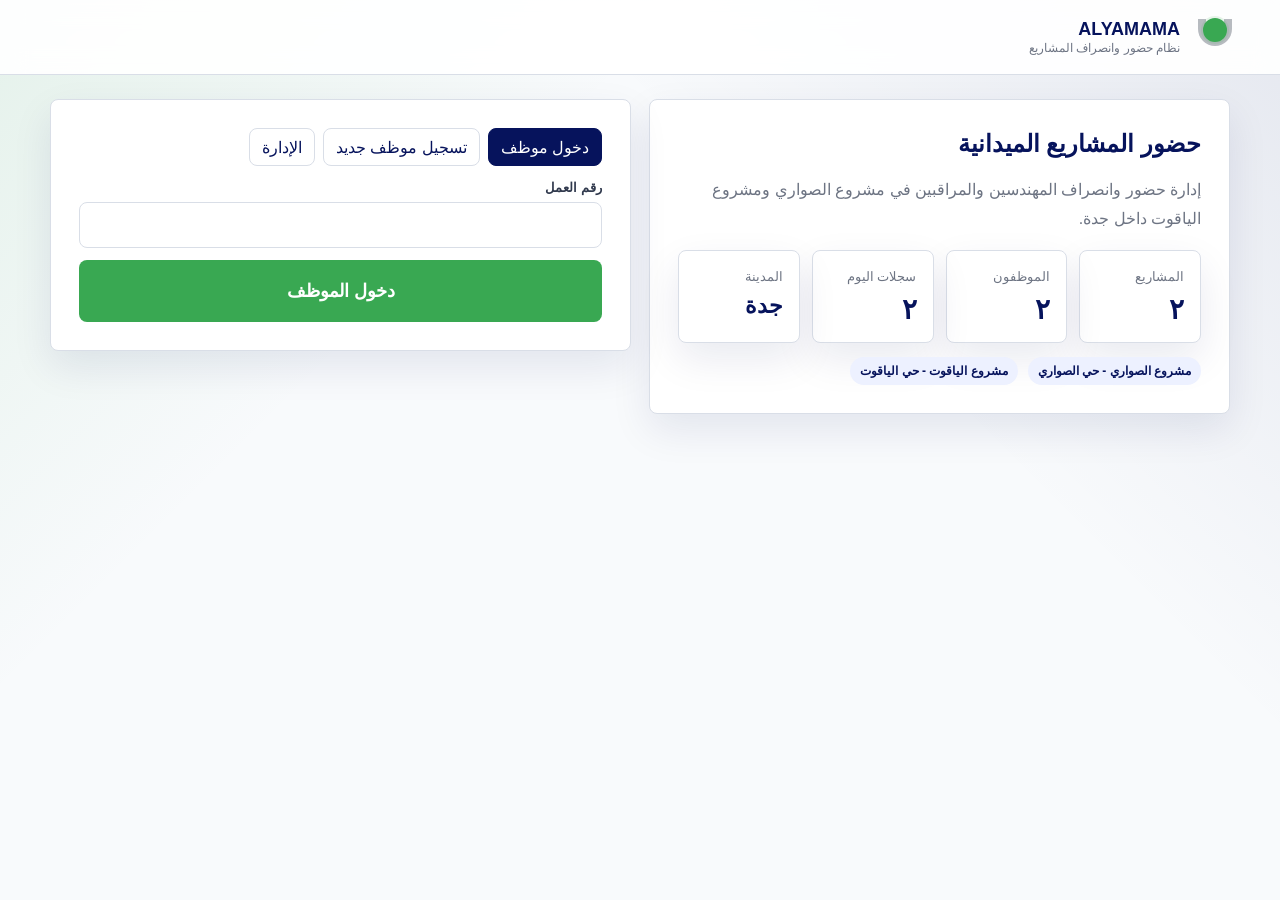
<file: index.html>
<!doctype html>
<html lang="ar" dir="rtl">
  <head>
    <meta charset="utf-8" />
    <meta name="viewport" content="width=device-width, initial-scale=1" />
    <title>ALYAMAMA | حضور المشاريع</title>
    <meta
      name="description"
      content="نظام حضور وانصراف ميداني لمشاريع ALYAMAMA في جدة"
    />
    <meta name="theme-color" content="#06135c" />
    <meta name="mobile-web-app-capable" content="yes" />
    <meta name="apple-mobile-web-app-capable" content="yes" />
    <meta name="apple-mobile-web-app-title" content="حضور ALYAMAMA" />
    <link rel="manifest" href="./manifest.json?v=20260425-6" />
    <link rel="icon" href="./icon.svg?v=20260425-6" type="image/svg+xml" />
    <link rel="apple-touch-icon" href="./icon.svg?v=20260425-6" />
    <link rel="stylesheet" href="./styles.css?v=20260425-6" />
  </head>
  <body>
    <div id="app" class="app-shell"></div>
    <script src="./app.js?v=20260425-6" defer></script>
  </body>
</html>
</file>
<file: styles.css>
:root {
  --brand-navy: #06135c;
  --brand-navy-2: #0b1f77;
  --brand-green: #39a852;
  --brand-gray: #eef1f4;
  --ink: #172033;
  --muted: #6d7483;
  --line: #d9dee7;
  --surface: #ffffff;
  --warning: #c77908;
  --danger: #b42318;
  --success: #14853f;
  --shadow: 0 16px 40px rgba(6, 19, 92, 0.09);
  font-family: Tahoma, "Noto Kufi Arabic", "Segoe UI", sans-serif;
}

* {
  box-sizing: border-box;
}

body {
  margin: 0;
  min-height: 100vh;
  color: var(--ink);
  background:
    linear-gradient(135deg, rgba(57, 168, 82, 0.1), transparent 32%),
    linear-gradient(225deg, rgba(6, 19, 92, 0.08), transparent 34%),
    #f8fafc;
}

button,
input,
select {
  font: inherit;
}

button {
  cursor: pointer;
}

button:disabled {
  cursor: not-allowed;
  opacity: 0.55;
}

a {
  color: var(--brand-navy-2);
}

.app-shell {
  min-height: 100vh;
}

.topbar {
  position: sticky;
  top: 0;
  z-index: 10;
  display: flex;
  align-items: center;
  justify-content: space-between;
  gap: 16px;
  padding: 14px clamp(16px, 4vw, 42px);
  border-bottom: 1px solid var(--line);
  background: rgba(255, 255, 255, 0.92);
  backdrop-filter: blur(12px);
}

.brand {
  display: flex;
  align-items: center;
  gap: 12px;
  min-width: 0;
}

.brand-mark {
  position: relative;
  width: 46px;
  height: 46px;
  flex: 0 0 auto;
}

.brand-mark::before {
  position: absolute;
  inset: 5px 6px 14px;
  content: "";
  border: 8px solid #b7bbc0;
  border-top: 0;
  border-radius: 0 0 40px 40px;
}

.brand-mark::after {
  position: absolute;
  top: 4px;
  right: 11px;
  width: 24px;
  height: 24px;
  content: "";
  border-radius: 50%;
  background: var(--brand-green);
  box-shadow: 0 0 0 2px rgba(57, 168, 82, 0.12);
}

.brand-title {
  display: grid;
  gap: 2px;
  min-width: 0;
}

.brand-title strong {
  color: var(--brand-navy);
  font-size: 18px;
  line-height: 1.15;
}

.brand-title span {
  color: var(--muted);
  font-size: 12px;
}

.page {
  width: min(1180px, calc(100% - 28px));
  margin: 24px auto 44px;
}

.hero-grid,
.work-grid,
.admin-grid {
  display: grid;
  grid-template-columns: 1fr 1fr;
  gap: 18px;
  align-items: start;
}

.panel,
.card,
.stat-card,
.table-wrap,
.location-step {
  border: 1px solid var(--line);
  border-radius: 8px;
  background: var(--surface);
  box-shadow: var(--shadow);
}

.panel,
.location-step {
  padding: clamp(18px, 3vw, 28px);
}

.panel h1,
.panel h2,
.panel h3,
.location-step h2 {
  margin: 0 0 10px;
  color: var(--brand-navy);
  line-height: 1.35;
}

.panel p,
.location-step p,
.small-text {
  color: var(--muted);
  line-height: 1.8;
}

.small-text {
  font-size: 13px;
}

.form-grid {
  display: grid;
  gap: 12px;
}

.two-col {
  display: grid;
  grid-template-columns: 1fr 1fr;
  gap: 12px;
}

.field {
  display: grid;
  gap: 7px;
}

.field span,
.label {
  color: #30394d;
  font-size: 13px;
  font-weight: 700;
}

.input,
.select {
  width: 100%;
  min-height: 46px;
  border: 1px solid var(--line);
  border-radius: 8px;
  padding: 10px 12px;
  color: var(--ink);
  background: #fff;
  outline: none;
}

.input:focus,
.select:focus {
  border-color: var(--brand-green);
  box-shadow: 0 0 0 3px rgba(57, 168, 82, 0.16);
}

.checkbox-row {
  display: flex;
  flex-wrap: wrap;
  gap: 10px;
}

.checkbox-pill {
  display: inline-flex;
  align-items: center;
  gap: 8px;
  min-height: 38px;
  padding: 7px 10px;
  border: 1px solid var(--line);
  border-radius: 8px;
  background: #fff;
}

.actions {
  display: flex;
  flex-wrap: wrap;
  gap: 10px;
  align-items: center;
  margin-top: 14px;
}

.btn {
  display: inline-flex;
  align-items: center;
  justify-content: center;
  gap: 8px;
  min-height: 44px;
  border: 1px solid transparent;
  border-radius: 8px;
  padding: 10px 14px;
  color: #fff;
  background: var(--brand-navy);
  text-decoration: none;
  transition: transform 0.15s ease, box-shadow 0.15s ease;
}

.btn:hover {
  transform: translateY(-1px);
  box-shadow: 0 10px 22px rgba(6, 19, 92, 0.18);
}

.btn.secondary {
  color: var(--brand-navy);
  border-color: var(--line);
  background: #fff;
}

.btn.green {
  background: var(--brand-green);
}

.btn.warning {
  background: var(--warning);
}

.btn.danger {
  background: var(--danger);
}

.big-action {
  width: 100%;
  min-height: 62px;
  font-size: 18px;
  font-weight: 800;
}

.tabs {
  display: flex;
  flex-wrap: wrap;
  gap: 8px;
  margin-bottom: 14px;
}

.tab {
  min-height: 38px;
  border: 1px solid var(--line);
  border-radius: 8px;
  padding: 8px 12px;
  color: var(--brand-navy);
  background: #fff;
}

.tab.active {
  color: #fff;
  border-color: var(--brand-navy);
  background: var(--brand-navy);
}

.status-line {
  display: flex;
  flex-wrap: wrap;
  gap: 8px;
  align-items: center;
  margin: 10px 0;
}

.badge {
  display: inline-flex;
  align-items: center;
  justify-content: center;
  min-height: 28px;
  border-radius: 999px;
  padding: 4px 10px;
  color: var(--brand-navy);
  background: #edf1ff;
  font-size: 12px;
  font-weight: 800;
}

.badge.green {
  color: #0c6830;
  background: #e5f7eb;
}

.badge.orange {
  color: #8a4f00;
  background: #fff2d8;
}

.badge.red {
  color: #921b12;
  background: #ffe6e2;
}

.badge.gray {
  color: #596170;
  background: #eef1f4;
}

.stats {
  display: grid;
  grid-template-columns: repeat(4, 1fr);
  gap: 12px;
}

.stat-card {
  padding: 16px;
}

.stat-card span {
  color: var(--muted);
  font-size: 13px;
}

.stat-card strong {
  display: block;
  margin-top: 8px;
  color: var(--brand-navy);
  font-size: 28px;
}

.card {
  padding: 16px;
}

.project-card {
  display: grid;
  gap: 12px;
}

.meta-grid {
  display: grid;
  grid-template-columns: repeat(2, minmax(0, 1fr));
  gap: 10px;
}

.meta-item {
  border: 1px solid var(--line);
  border-radius: 8px;
  padding: 10px;
  background: #fbfcfe;
}

.meta-item span {
  display: block;
  color: var(--muted);
  font-size: 12px;
}

.meta-item strong {
  display: block;
  margin-top: 4px;
  color: var(--ink);
}

.admin-layout {
  display: grid;
  grid-template-columns: 220px 1fr;
  gap: 18px;
}

.sidebar {
  position: sticky;
  top: 86px;
  display: grid;
  gap: 8px;
  align-self: start;
  border: 1px solid var(--line);
  border-radius: 8px;
  padding: 10px;
  background: #fff;
  box-shadow: var(--shadow);
}

.sidebar button {
  justify-content: flex-start;
  width: 100%;
}

.table-wrap {
  overflow: auto;
}

table {
  width: 100%;
  min-width: 760px;
  border-collapse: collapse;
  background: #fff;
}

th,
td {
  border-bottom: 1px solid var(--line);
  padding: 12px;
  text-align: right;
  vertical-align: top;
}

th {
  color: var(--brand-navy);
  background: #f3f6fb;
  font-size: 13px;
}

.empty-state {
  border: 1px dashed var(--line);
  border-radius: 8px;
  padding: 20px;
  color: var(--muted);
  background: rgba(255, 255, 255, 0.72);
  text-align: center;
}

.map-box {
  position: relative;
  min-height: 260px;
  overflow: hidden;
  border: 1px solid var(--line);
  border-radius: 8px;
  background:
    linear-gradient(90deg, rgba(6, 19, 92, 0.08) 1px, transparent 1px),
    linear-gradient(0deg, rgba(6, 19, 92, 0.08) 1px, transparent 1px),
    #eef5f1;
  background-size: 28px 28px;
}

.map-pin,
.project-pin {
  position: absolute;
  left: 50%;
  top: 50%;
  display: grid;
  place-items: center;
  width: 44px;
  height: 44px;
  border-radius: 50% 50% 50% 4px;
  color: #fff;
  font-weight: 900;
  transform: translate(-50%, -50%) rotate(-45deg);
  box-shadow: 0 12px 24px rgba(0, 0, 0, 0.18);
}

.map-pin span,
.project-pin span {
  transform: rotate(45deg);
}

.map-pin {
  background: var(--brand-green);
}

.project-pin {
  left: 32%;
  top: 58%;
  background: var(--brand-navy);
}

.range-ring {
  position: absolute;
  left: 32%;
  top: 58%;
  width: 150px;
  height: 150px;
  border: 2px dashed rgba(6, 19, 92, 0.5);
  border-radius: 50%;
  transform: translate(-50%, -50%);
}

.map-note {
  position: absolute;
  right: 12px;
  bottom: 12px;
  max-width: min(420px, calc(100% - 24px));
  border-radius: 8px;
  padding: 10px 12px;
  color: var(--brand-navy);
  background: rgba(255, 255, 255, 0.88);
  font-size: 13px;
  line-height: 1.7;
}

.google-map {
  display: block;
  width: 100%;
  min-height: 320px;
  border: 0;
  border-radius: 8px;
  background: #eef1f4;
}

.notice {
  border: 1px solid #dbe7ff;
  border-radius: 8px;
  padding: 12px;
  color: var(--brand-navy);
  background: #f2f6ff;
  line-height: 1.8;
}

.notice.warning {
  border-color: #f3d48b;
  color: #6f4200;
  background: #fff7e6;
}

.notice.danger {
  border-color: #ffc7c1;
  color: var(--danger);
  background: #fff0ee;
}

.footer-note {
  width: min(1180px, calc(100% - 28px));
  margin: 0 auto 30px;
  color: var(--muted);
  font-size: 12px;
  text-align: center;
}

@media (max-width: 900px) {
  .hero-grid,
  .work-grid,
  .admin-grid,
  .admin-layout,
  .two-col {
    grid-template-columns: 1fr;
  }

  .stats {
    grid-template-columns: repeat(2, 1fr);
  }

  .sidebar {
    position: static;
    grid-template-columns: repeat(2, 1fr);
  }
}

@media (max-width: 560px) {
  .topbar {
    align-items: flex-start;
    flex-direction: column;
  }

  .page {
    width: min(100% - 18px, 1180px);
    margin-top: 14px;
  }

  .panel,
  .card,
  .location-step {
    padding: 14px;
  }

  .stats,
  .meta-grid,
  .sidebar {
    grid-template-columns: 1fr;
  }

  .actions,
  .tabs {
    align-items: stretch;
    flex-direction: column;
  }

  .btn,
  .tab {
    width: 100%;
  }

  .brand-title strong {
    font-size: 16px;
  }
}
</file>
<file: ios/web/styles.css>
:root {
  --brand-navy: #06135c;
  --brand-navy-2: #0b1f77;
  --brand-green: #39a852;
  --brand-gray: #eef1f4;
  --ink: #172033;
  --muted: #6d7483;
  --line: #d9dee7;
  --surface: #ffffff;
  --warning: #c77908;
  --danger: #b42318;
  --success: #14853f;
  --shadow: 0 16px 40px rgba(6, 19, 92, 0.09);
  font-family: Tahoma, "Noto Kufi Arabic", "Segoe UI", sans-serif;
}

* {
  box-sizing: border-box;
}

body {
  margin: 0;
  min-height: 100vh;
  color: var(--ink);
  background:
    linear-gradient(135deg, rgba(57, 168, 82, 0.1), transparent 32%),
    linear-gradient(225deg, rgba(6, 19, 92, 0.08), transparent 34%),
    #f8fafc;
  -webkit-tap-highlight-color: transparent;
  overscroll-behavior-y: contain;
}

button,
input,
select {
  font: inherit;
  touch-action: manipulation;
}

button {
  cursor: pointer;
}

button:disabled {
  cursor: not-allowed;
  opacity: 0.55;
}

a {
  color: var(--brand-navy-2);
}

.app-shell {
  min-height: 100vh;
}

.topbar {
  position: sticky;
  top: 0;
  z-index: 10;
  display: flex;
  align-items: center;
  justify-content: space-between;
  gap: 16px;
  padding:
    calc(14px + env(safe-area-inset-top, 0px))
    clamp(16px, 4vw, 42px)
    14px;
  border-bottom: 1px solid var(--line);
  background: rgba(255, 255, 255, 0.92);
  backdrop-filter: blur(12px);
}

.brand {
  display: flex;
  align-items: center;
  gap: 12px;
  min-width: 0;
}

.brand-mark {
  position: relative;
  width: 46px;
  height: 46px;
  flex: 0 0 auto;
}

.brand-mark::before {
  position: absolute;
  inset: 5px 6px 14px;
  content: "";
  border: 8px solid #b7bbc0;
  border-top: 0;
  border-radius: 0 0 40px 40px;
}

.brand-mark::after {
  position: absolute;
  top: 4px;
  right: 11px;
  width: 24px;
  height: 24px;
  content: "";
  border-radius: 50%;
  background: var(--brand-green);
  box-shadow: 0 0 0 2px rgba(57, 168, 82, 0.12);
}

.brand-title {
  display: grid;
  gap: 2px;
  min-width: 0;
}

.brand-title strong {
  color: var(--brand-navy);
  font-size: 18px;
  line-height: 1.15;
}

.brand-title span {
  color: var(--muted);
  font-size: 12px;
}

.page {
  width: min(1180px, calc(100% - 28px));
  margin: 24px auto calc(44px + env(safe-area-inset-bottom, 0px));
}

.hero-grid,
.work-grid,
.admin-grid {
  display: grid;
  grid-template-columns: 1fr 1fr;
  gap: 18px;
  align-items: start;
}

.panel,
.card,
.stat-card,
.table-wrap,
.location-step {
  border: 1px solid var(--line);
  border-radius: 8px;
  background: var(--surface);
  box-shadow: var(--shadow);
}

.panel,
.location-step {
  padding: clamp(18px, 3vw, 28px);
}

.panel h1,
.panel h2,
.panel h3,
.location-step h2 {
  margin: 0 0 10px;
  color: var(--brand-navy);
  line-height: 1.35;
}

.panel p,
.location-step p,
.small-text {
  color: var(--muted);
  line-height: 1.8;
}

.small-text {
  font-size: 13px;
}

.form-grid {
  display: grid;
  gap: 12px;
}

.two-col {
  display: grid;
  grid-template-columns: 1fr 1fr;
  gap: 12px;
}

.field {
  display: grid;
  gap: 7px;
}

.field span,
.label {
  color: #30394d;
  font-size: 13px;
  font-weight: 700;
}

.input,
.select {
  width: 100%;
  min-height: 46px;
  border: 1px solid var(--line);
  border-radius: 8px;
  padding: 10px 12px;
  color: var(--ink);
  background: #fff;
  outline: none;
}

.input:focus,
.select:focus {
  border-color: var(--brand-green);
  box-shadow: 0 0 0 3px rgba(57, 168, 82, 0.16);
}

.checkbox-row {
  display: flex;
  flex-wrap: wrap;
  gap: 10px;
}

.checkbox-pill {
  display: inline-flex;
  align-items: center;
  gap: 8px;
  min-height: 38px;
  padding: 7px 10px;
  border: 1px solid var(--line);
  border-radius: 8px;
  background: #fff;
}

.actions {
  display: flex;
  flex-wrap: wrap;
  gap: 10px;
  align-items: center;
  margin-top: 14px;
}

.btn {
  display: inline-flex;
  align-items: center;
  justify-content: center;
  gap: 8px;
  min-height: 44px;
  border: 1px solid transparent;
  border-radius: 8px;
  padding: 10px 14px;
  color: #fff;
  background: var(--brand-navy);
  text-decoration: none;
  transition: transform 0.15s ease, box-shadow 0.15s ease;
}

.btn:hover {
  transform: translateY(-1px);
  box-shadow: 0 10px 22px rgba(6, 19, 92, 0.18);
}

.btn.secondary {
  color: var(--brand-navy);
  border-color: var(--line);
  background: #fff;
}

.btn.green {
  background: var(--brand-green);
}

.btn.warning {
  background: var(--warning);
}

.btn.danger {
  background: var(--danger);
}

.big-action {
  width: 100%;
  min-height: 62px;
  font-size: 18px;
  font-weight: 800;
}

.tabs {
  display: flex;
  flex-wrap: wrap;
  gap: 8px;
  margin-bottom: 14px;
}

.tab {
  min-height: 38px;
  border: 1px solid var(--line);
  border-radius: 8px;
  padding: 8px 12px;
  color: var(--brand-navy);
  background: #fff;
}

.tab.active {
  color: #fff;
  border-color: var(--brand-navy);
  background: var(--brand-navy);
}

.status-line {
  display: flex;
  flex-wrap: wrap;
  gap: 8px;
  align-items: center;
  margin: 10px 0;
}

.badge {
  display: inline-flex;
  align-items: center;
  justify-content: center;
  min-height: 28px;
  border-radius: 999px;
  padding: 4px 10px;
  color: var(--brand-navy);
  background: #edf1ff;
  font-size: 12px;
  font-weight: 800;
}

.badge.green {
  color: #0c6830;
  background: #e5f7eb;
}

.badge.orange {
  color: #8a4f00;
  background: #fff2d8;
}

.badge.red {
  color: #921b12;
  background: #ffe6e2;
}

.badge.gray {
  color: #596170;
  background: #eef1f4;
}

.stats {
  display: grid;
  grid-template-columns: repeat(4, 1fr);
  gap: 12px;
}

.stat-card {
  padding: 16px;
}

.stat-card span {
  color: var(--muted);
  font-size: 13px;
}

.stat-card strong {
  display: block;
  margin-top: 8px;
  color: var(--brand-navy);
  font-size: 28px;
}

.card {
  padding: 16px;
}

.project-card {
  display: grid;
  gap: 12px;
}

.meta-grid {
  display: grid;
  grid-template-columns: repeat(2, minmax(0, 1fr));
  gap: 10px;
}

.meta-item {
  border: 1px solid var(--line);
  border-radius: 8px;
  padding: 10px;
  background: #fbfcfe;
}

.meta-item span {
  display: block;
  color: var(--muted);
  font-size: 12px;
}

.meta-item strong {
  display: block;
  margin-top: 4px;
  color: var(--ink);
}

.admin-layout {
  display: grid;
  grid-template-columns: 220px 1fr;
  gap: 18px;
}

.sidebar {
  position: sticky;
  top: 86px;
  display: grid;
  gap: 8px;
  align-self: start;
  border: 1px solid var(--line);
  border-radius: 8px;
  padding: 10px;
  background: #fff;
  box-shadow: var(--shadow);
}

.sidebar button {
  justify-content: flex-start;
  width: 100%;
}

.table-wrap {
  overflow: auto;
}

table {
  width: 100%;
  min-width: 760px;
  border-collapse: collapse;
  background: #fff;
}

th,
td {
  border-bottom: 1px solid var(--line);
  padding: 12px;
  text-align: right;
  vertical-align: top;
}

th {
  color: var(--brand-navy);
  background: #f3f6fb;
  font-size: 13px;
}

.empty-state {
  border: 1px dashed var(--line);
  border-radius: 8px;
  padding: 20px;
  color: var(--muted);
  background: rgba(255, 255, 255, 0.72);
  text-align: center;
}

.map-box {
  position: relative;
  min-height: 260px;
  overflow: hidden;
  border: 1px solid var(--line);
  border-radius: 8px;
  background:
    linear-gradient(90deg, rgba(6, 19, 92, 0.08) 1px, transparent 1px),
    linear-gradient(0deg, rgba(6, 19, 92, 0.08) 1px, transparent 1px),
    #eef5f1;
  background-size: 28px 28px;
}

.map-pin,
.project-pin {
  position: absolute;
  left: 50%;
  top: 50%;
  display: grid;
  place-items: center;
  width: 44px;
  height: 44px;
  border-radius: 50% 50% 50% 4px;
  color: #fff;
  font-weight: 900;
  transform: translate(-50%, -50%) rotate(-45deg);
  box-shadow: 0 12px 24px rgba(0, 0, 0, 0.18);
}

.map-pin span,
.project-pin span {
  transform: rotate(45deg);
}

.map-pin {
  background: var(--brand-green);
}

.project-pin {
  left: 32%;
  top: 58%;
  background: var(--brand-navy);
}

.range-ring {
  position: absolute;
  left: 32%;
  top: 58%;
  width: 150px;
  height: 150px;
  border: 2px dashed rgba(6, 19, 92, 0.5);
  border-radius: 50%;
  transform: translate(-50%, -50%);
}

.map-note {
  position: absolute;
  right: 12px;
  bottom: 12px;
  max-width: min(420px, calc(100% - 24px));
  border-radius: 8px;
  padding: 10px 12px;
  color: var(--brand-navy);
  background: rgba(255, 255, 255, 0.88);
  font-size: 13px;
  line-height: 1.7;
}

.google-map {
  display: block;
  width: 100%;
  min-height: 320px;
  border: 0;
  border-radius: 8px;
  background: #eef1f4;
}

.notice {
  border: 1px solid #dbe7ff;
  border-radius: 8px;
  padding: 12px;
  color: var(--brand-navy);
  background: #f2f6ff;
  line-height: 1.8;
}

.notice.warning {
  border-color: #f3d48b;
  color: #6f4200;
  background: #fff7e6;
}

.notice.danger {
  border-color: #ffc7c1;
  color: var(--danger);
  background: #fff0ee;
}

.footer-note {
  width: min(1180px, calc(100% - 28px));
  margin: 0 auto 30px;
  color: var(--muted);
  font-size: 12px;
  text-align: center;
}

@media (max-width: 900px) {
  .hero-grid,
  .work-grid,
  .admin-grid,
  .admin-layout,
  .two-col {
    grid-template-columns: 1fr;
  }

  .stats {
    grid-template-columns: repeat(2, 1fr);
  }

  .sidebar {
    position: static;
    grid-template-columns: repeat(2, 1fr);
  }
}

@media (max-width: 560px) {
  .topbar {
    align-items: flex-start;
    flex-direction: column;
  }

  .page {
    width: min(100% - 18px, 1180px);
    margin-top: 14px;
  }

  .panel,
  .card,
  .location-step {
    padding: 14px;
  }

  .stats,
  .meta-grid,
  .sidebar {
    grid-template-columns: 1fr;
  }

  .actions,
  .tabs {
    align-items: stretch;
    flex-direction: column;
  }

  .btn,
  .tab {
    width: 100%;
  }

  .brand-title strong {
    font-size: 16px;
  }
}
</file>
